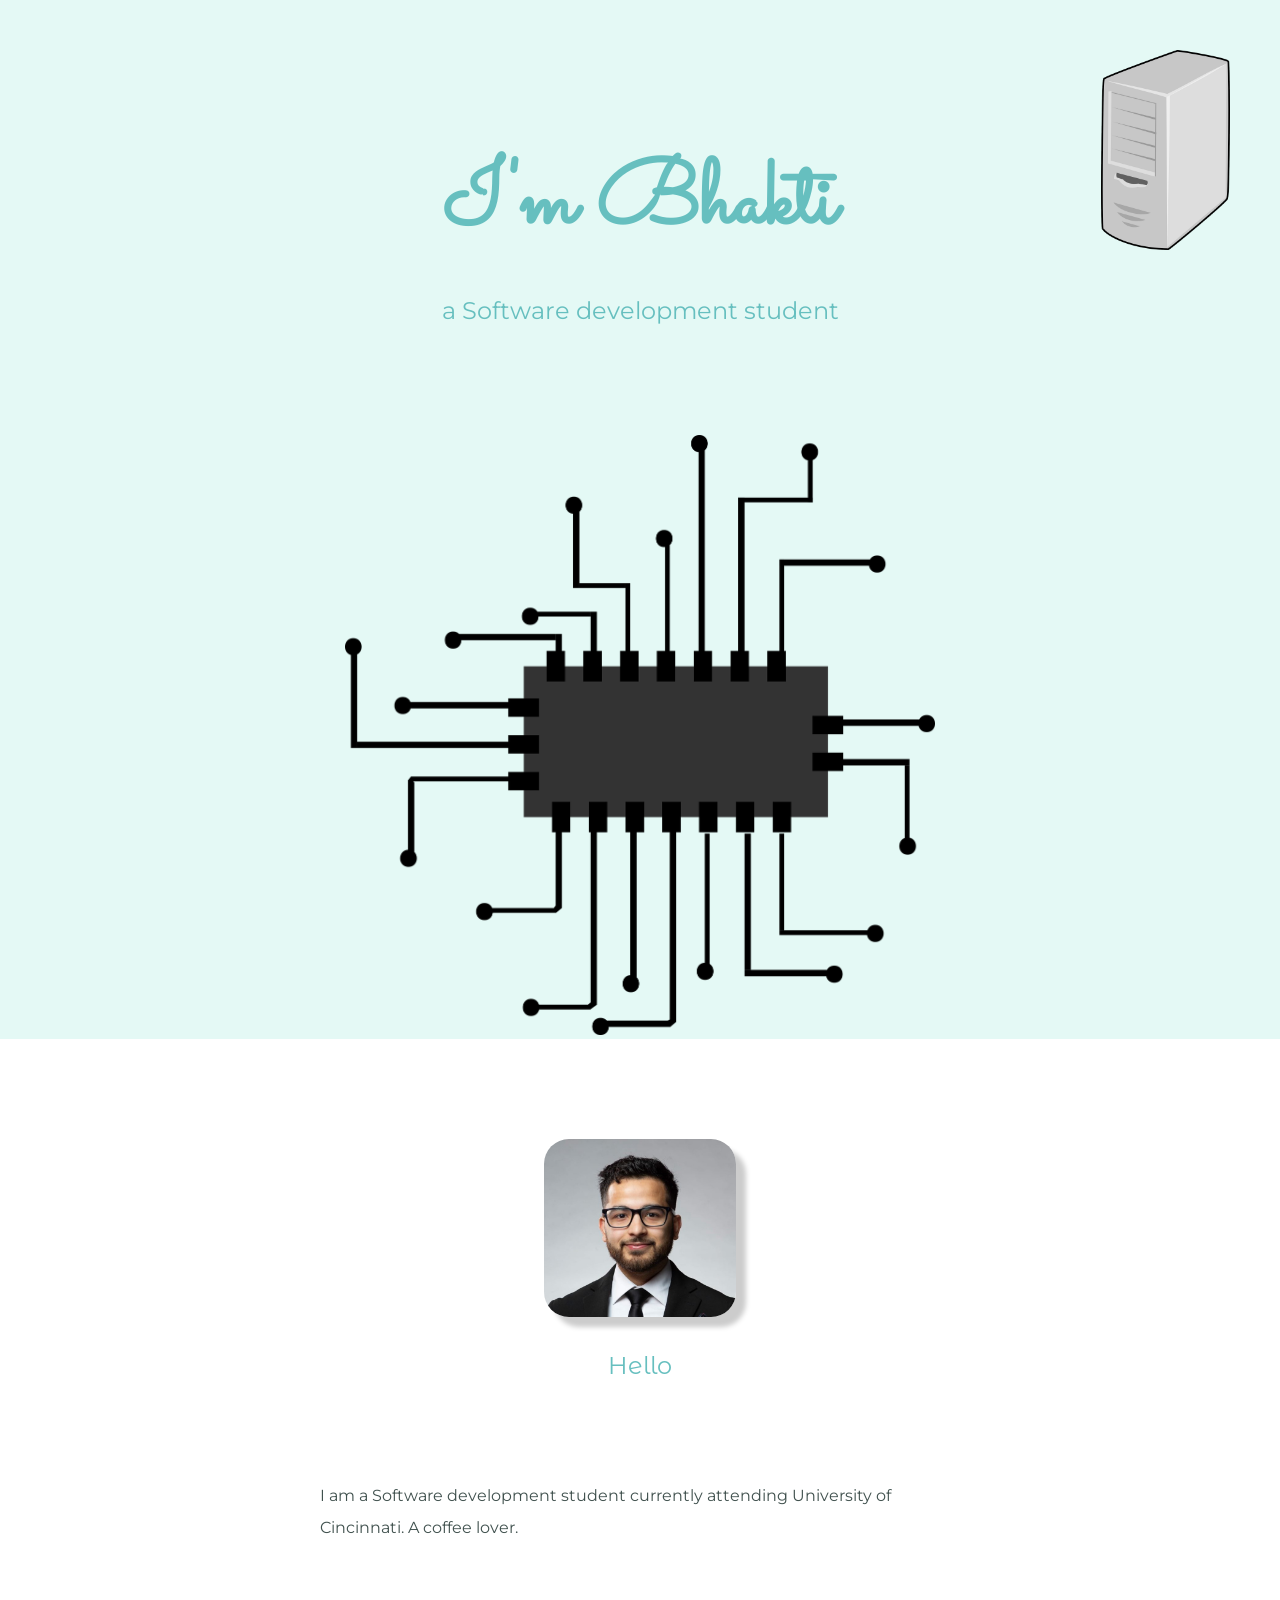
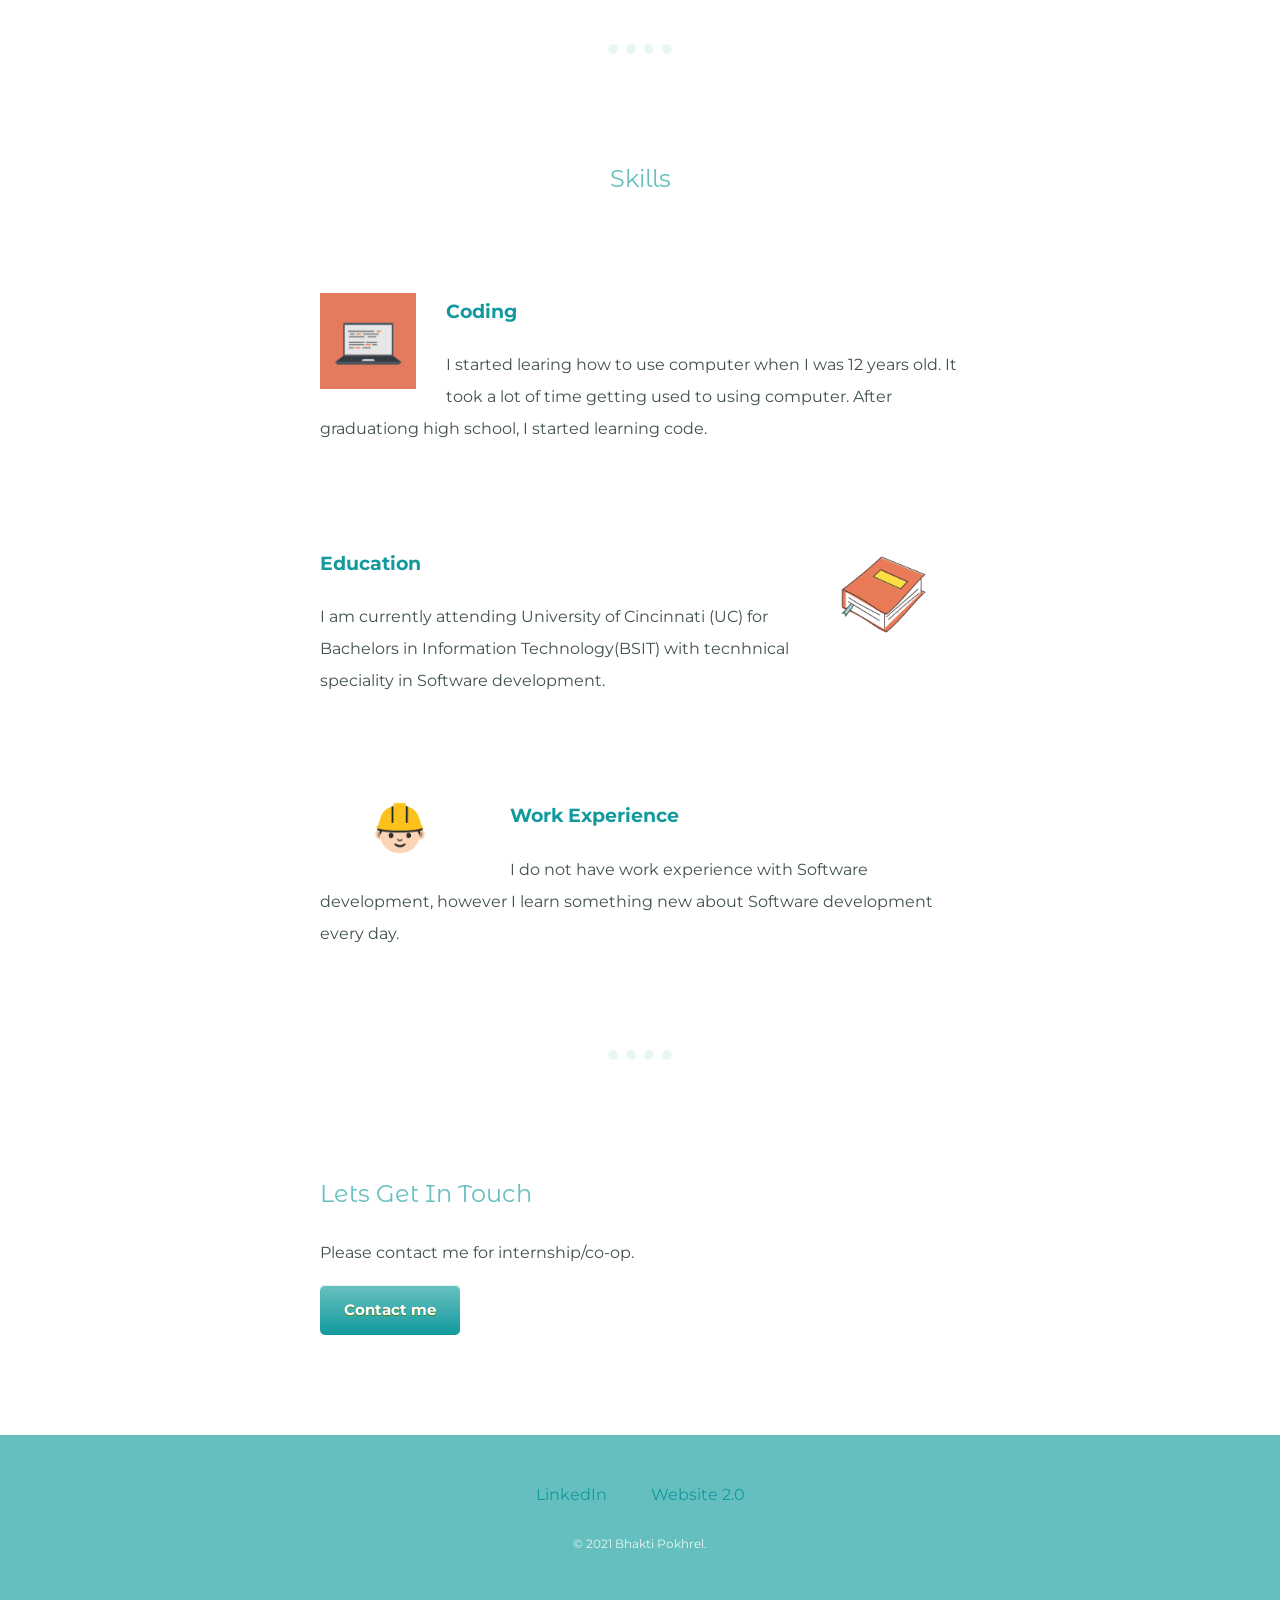
<file: index.html>
<!DOCTYPE html>
<html lang="en" dir="ltr">

<head>
  <meta charset="utf-8">
  <title>Bhakti Pokhrel</title>
  <link rel="stylesheet" href="css/styles.css">
  <link rel="apple-touch-icon" sizes="180x180" href="/apple-touch-icon.png">
  <link rel="icon" type="image/png" sizes="32x32" href="/favicon-32x32.png">
  <link rel="icon" type="image/png" sizes="16x16" href="/favicon-16x16.png">
  <link rel="manifest" href="/site.webmanifest">
  <link href="https://fonts.googleapis.com/css2?family=Montserrat&family=Montserrat+Alternates&family=Sacramento&display=swap" rel="stylesheet">
</head>

<body>
  <div class="top-container">
    <img class="computer" src="images/computer.png" alt="computer">
    <h1 class="Name"> I'm Bhakti</h1>
    <p class="index">a Software development student</p>
    <img class="cpu" src="images/cpu.png" alt="cpu">
  </div>



  <div class="middle-container">
    <div class="profile">
      <img src="images/self.jpg" alt="Bhakti's Resume Picture" class="selfImg">
      <h2>Hello</h2>
      <div class= "skill-row">
      <p>I am a Software development student currently attending University of Cincinnati. A coffee lover.</p>
      </div>
    </div>
    <hr>

    <div class="skills">
      <h2>Skills</h2>
      <div class="skill-row">
        <img class="skill-pic" src="images/skill.png" alt="Skill picture">

        <h3>Coding</h3>
        <p class="skill-p">I started learing how to use computer when I was 12 years old. It took a lot of time getting used to using computer. After graduationg high school, I started learning code.</p>
      </div>
      <div class="skill-row">
        <img class="book" src="images/book (2).png" alt="Education">
        <h3>Education</h3>
        <p class="education-p">I am currently attending University of Cincinnati (UC) for Bachelors in Information Technology(BSIT) with tecnhnical speciality in Software development.</p>
      </div>

      <div class="skill-row">
        <img class="work" src="images/work.png" alt="Work-pic">
        <h3>Work Experience</h3>
        <p class="work-p">I do not have work experience with Software development, however I learn something new about Software development every day.</p>
      </div>
    </div>
    <hr>

    <div class="contact-me">
        <h2>Lets Get In Touch</h2>
        <p>Please contact me for internship/co-op. </p>
        <a class="contact-btn" href="mailto:pokhrebi@mail.uc.edu">Contact me</a>
    </div>
  </div>


  <div class="bottom-container">
    <a class="linkedin" href="https://www.linkedin.com/in/bhaktipokhrel">LinkedIn</a>
    <a class= "web-link" href="https://pokhrebi.github.io/CV-2.0/"> Website 2.0 </a>
    <p class="bottom-footer">© 2021 Bhakti Pokhrel.</p>
  </div>

</body>

</html>
</file>
<file: css/styles.css>
body {
  margin: 0;
  color: #40514E;
  text-align: center;
  font-family: 'Montserrat', sans-serif;
  font-size: 100%;
}

h1 {
  font-size: 5.625rem;
  color: #66BFBF;
  margin-top: 50px auto 0px auto;
  font-family: 'Sacramento', cursive;
  line-height: 1;
}

h2 {
  color: #66BFBF;
  font-family: 'Montserrat Alternates', sans-serif;
  font-weight: normal;
  padding-top: 10px;
}

h3 {
  color: #11999E;
  font-family: 'Montserrat', sans-serif;
}

.top-container {
  background-color: #E4F9F5;
  position: relative;
  padding-top: 100px;
}

.selfImg {
  width: 15%;
  -moz-box-shadow: 10px 10px 5px #ccc;
  -webkit-box-shadow: 10px 10px 5px #ccc;
  box-shadow: 10px 10px 5px #ccc;
  -moz-border-radius: 25px;
  -webkit-border-radius: 25px;
  border-radius: 25px;
}

hr {
  border-style: none;
  border-top-style: dotted;
  border-color: #EAF6F6;
  border-width: 10px;
  width: 5%;
  margin: 100px auto;
}

.br {
  background-color: white;
}

.index {
  font-size: 1.5rem;
  color: #66BFBF;
  font-weight: normal;
  line-height: .005;
}

.contact-btn {
  -moz-box-shadow: inset 0px 1px 0px 0px #E4F9F5;
  -webkit-box-shadow: inset 0px 1px 0px 0px #E4F9F5;
  box-shadow: inset 0px 1px 0px 0px #E4F9F5;
  background: -webkit-gradient(linear, left top, left bottom, color-stop(0.05, #66BFBF), color-stop(1, #11999E));
  background: -moz-linear-gradient(center top, #66BFBF 5%, #11999E 100%);
  filter: progid:DXImageTransform.Microsoft.gradient(startColorstr='#66BFBF', endColorstr='#11999E');
  background-color: #66BFBF;
  -webkit-border-top-left-radius: 5px;
  -moz-border-radius-topleft: 5px;
  border-top-left-radius: 5px;
  -webkit-border-top-right-radius: 5px;
  -moz-border-radius-topright: 5px;
  border-top-right-radius: 5px;
  -webkit-border-bottom-right-radius: 5px;
  -moz-border-radius-bottomright: 5px;
  border-bottom-right-radius: 5px;
  -webkit-border-bottom-left-radius: 5px;
  -moz-border-radius-bottomleft: 5px;
  border-bottom-left-radius: 5px;
  text-indent: 0;
  display: inline-block;
  color: #ffffff;
  font-family: 'Montserrat', sans-serif;
  font-size: 15px;
  font-weight: bold;
  font-style: normal;
  height: 50px;
  line-height: 50px;
  width: 140px;
  text-decoration: none;
  text-align: center;
  text-shadow: 0px 1px 0px #528009;
}

.contact-btn:hover {
  background: -webkit-gradient(linear, left top, left bottom, color-stop(0.05, #11999E), color-stop(1, #66BFBF));
  background: -moz-linear-gradient(center top, #11999E 5%, #66BFBF 100%);
  filter: progid:DXImageTransform.Microsoft.gradient(startColorstr='#11999E', endColorstr='#66BFBF');
  background-color: #11999E;
}

.contact-btn:active {
  position: relative;
  top: 1px;
}

.middle-container {
  margin: 100px 0;
  background-color: white;
}

.bottom-container {
  background-color: #66BFBF;
  padding: 50px 0 20px;
}

.skill-row {
  width: 50%;
  margin: 100px auto 100px auto;
  text-align: left;
  line-height: 2;
}

.computer {
  height: 200px;
  width: auto;
  position: absolute;
  right: 50px;
  top: 50px;
}

.cpu {
  height: 600px;
  width: auto;
  margin: 0 auto;
  padding-top: 100px;
}

.web-link {
  text-decoration: none;
  color: #11999E;
  display: inline;
  font-size: 100%;
  margin: 10px 20px;
}

.linkedin {
  text-decoration: none;
  color: #11999E;
  display: inline;
  font-size: 100%;
  margin: 10px 20px;
}

.book {
  width: 15%;
  float: right;
  margin-right: 30px;
}

.skill-pic {
  width: 15%;
  float: left;
  margin-right: 30px;
}

.work {
  width: 25%;
  float: left;
  margin-right: 30px;
}

.bottom-footer {
  color: #EAF6F6;
  font-size: 0.75rem;
  padding: 20px 0;

}

.contact-me {
  width: 50%;
  margin: 100px auto 100px auto;
  text-align: left;
  line-height: 2;
}

a:hover {
  text-decoration: underline;
  text-decoration-color: grey;
  color:#EAF6F6;
}
</file>
